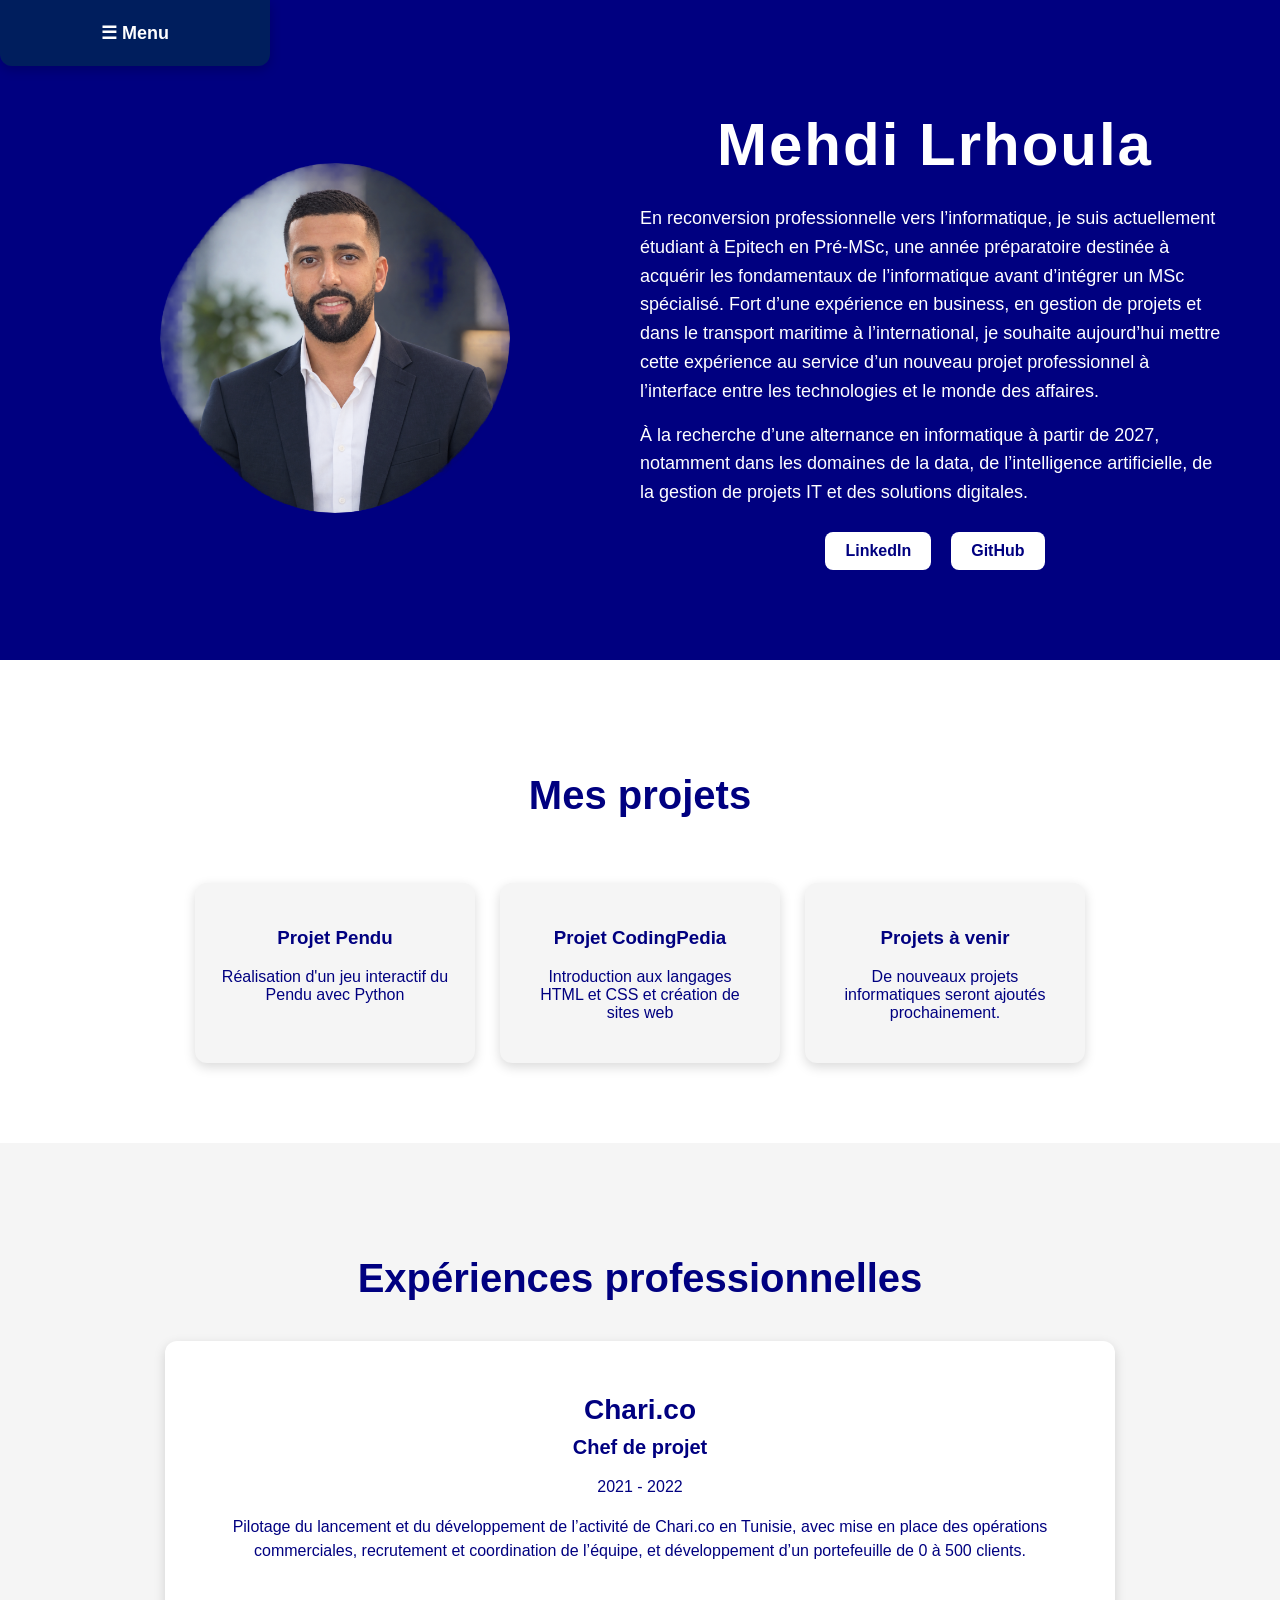
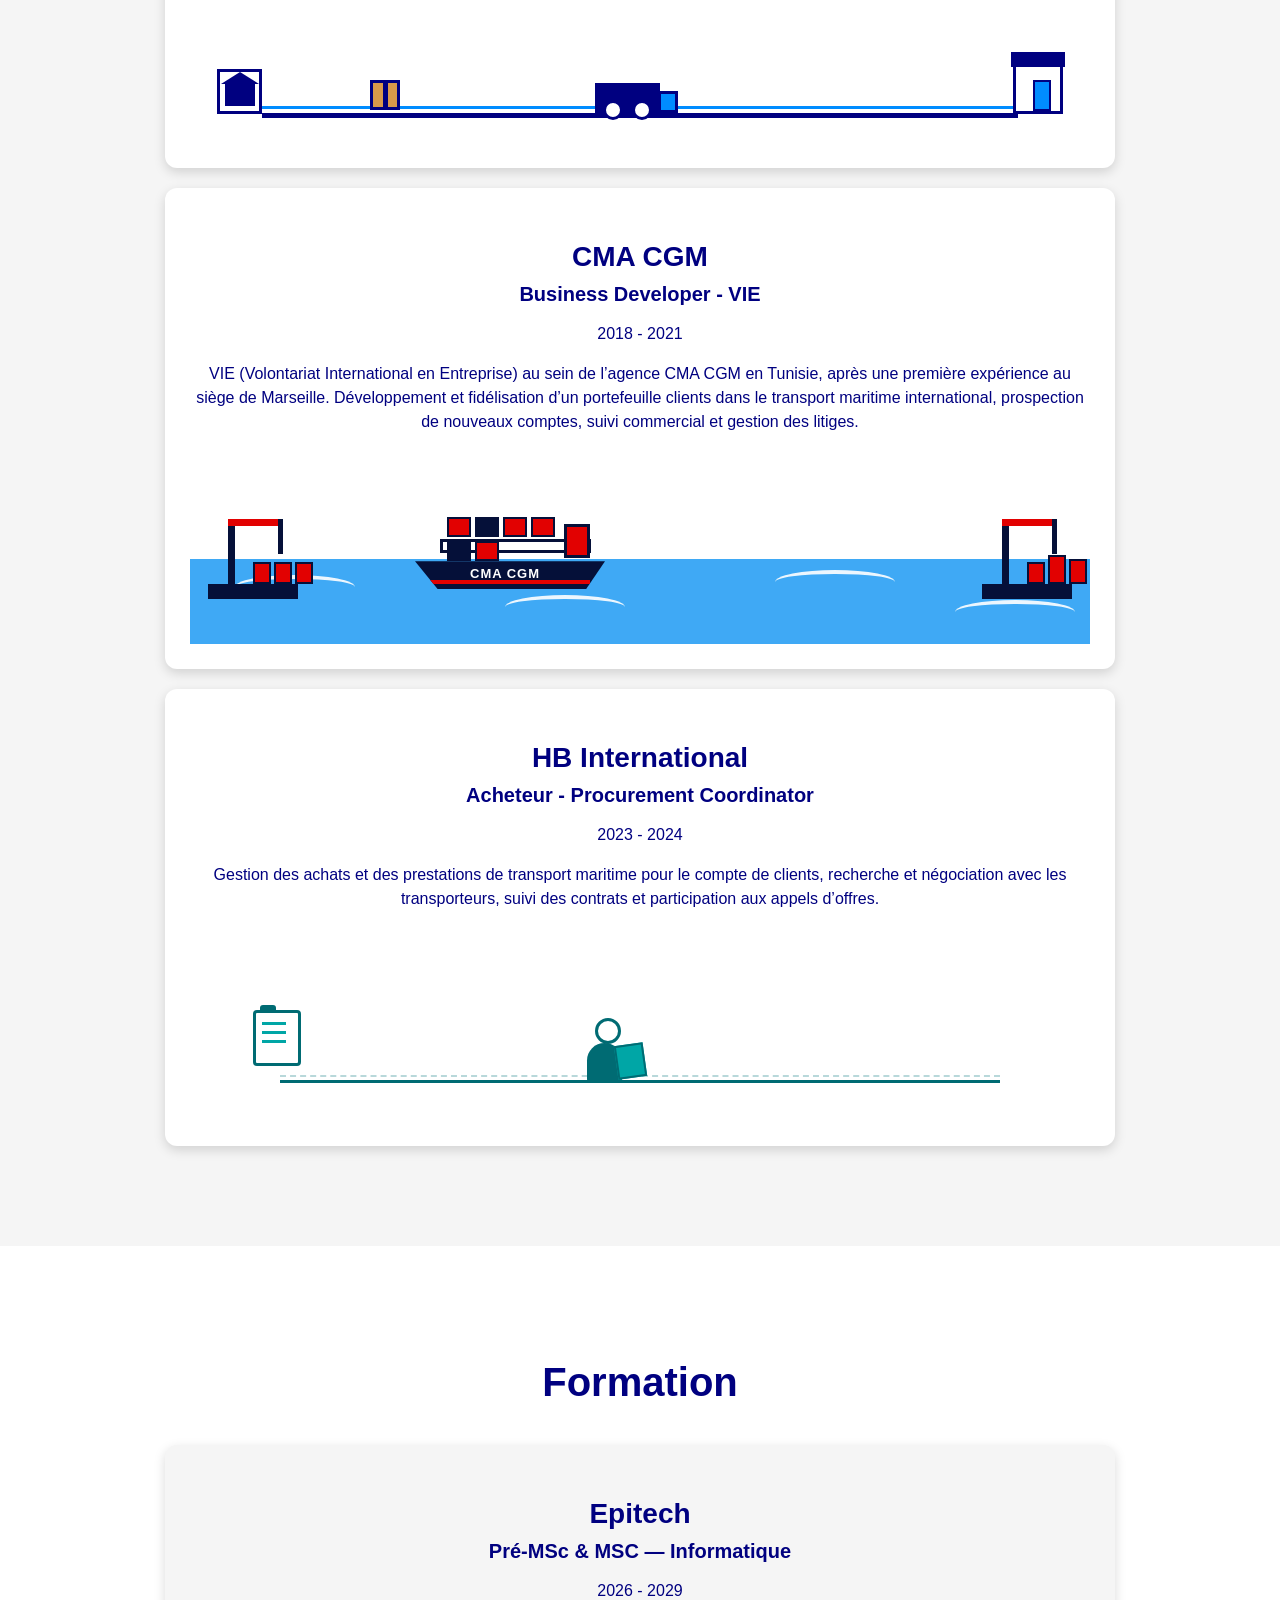
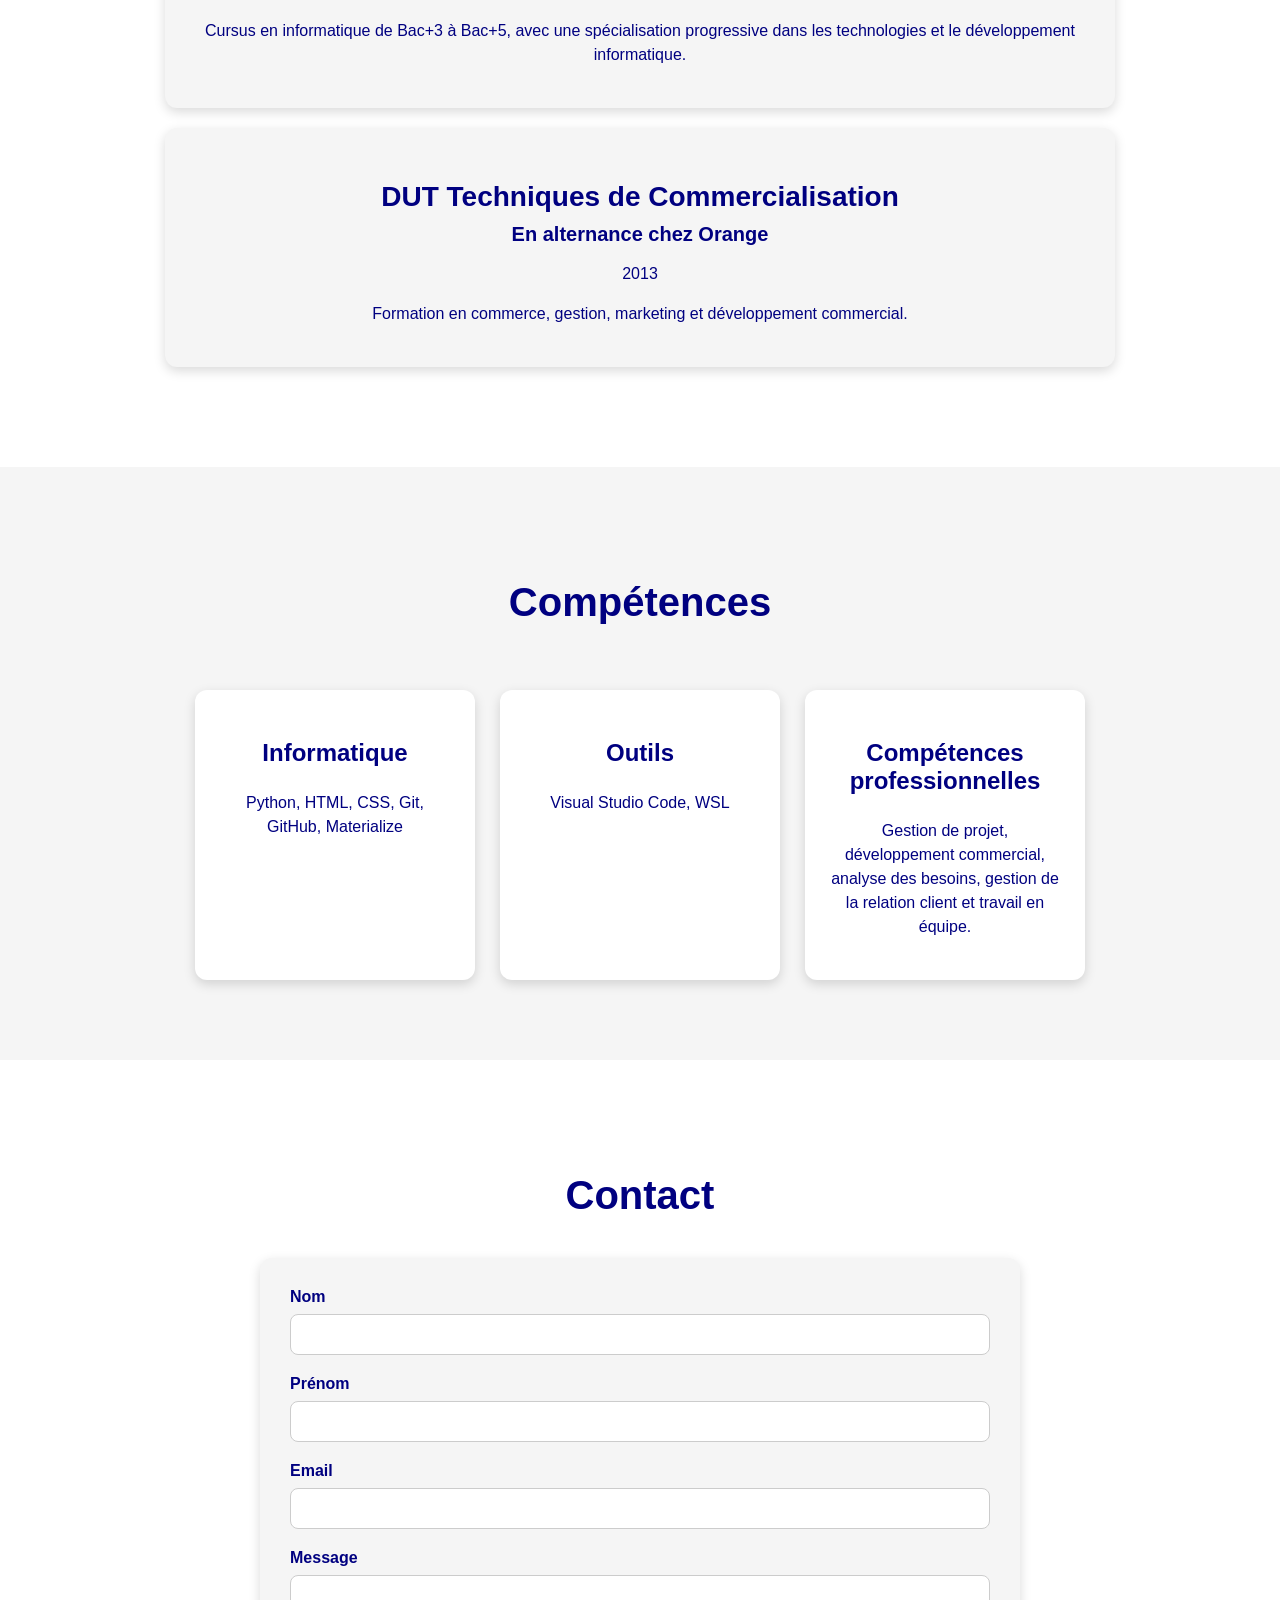
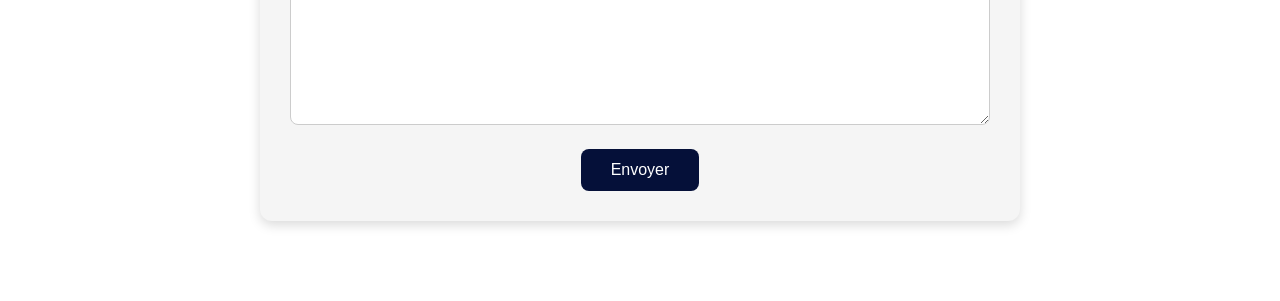
<file: index.html>
<!DOCTYPE html>
<html lang="fr-FR">

<head>
    <meta charset="UTF-8">
    <meta name="viewport" content="width=device-width, initial-scale=1.0">

    <title>Resume Mehdi Lrhoula</title>

    <link rel="stylesheet" href="format.css">
</head>

<body>

    <nav>
        <details>
            <summary>☰ Menu</summary>

            <a href="#presentation">Accueil</a>
            <a href="#projets">Mes projets</a>
            <a href="#experiences">Mes expériences</a>
            <a href="#formation">Ma formation</a>
            <a href="#competences">Mes compétences</a>
            <a href="#contact">Me contacter</a>
        </details>
    </nav>


    <!-- ========================= -->
    <!-- PRÉSENTATION -->
    <!-- ========================= -->

    <section id="presentation" class="presentation">

        <div class="presentation-flex">

            <div class="presentation-photo">

                <img
                    src="images/cv chat gpt.png"
                    alt="Photo de Mehdi Lrhoula"
                >

            </div>

            <div class="presentation-contenu">

                <h1>Mehdi Lrhoula</h1>

                <p>
                    En reconversion professionnelle vers l’informatique, je suis actuellement étudiant à Epitech en
                    Pré-MSc, une année préparatoire destinée à acquérir les fondamentaux de l’informatique avant
                    d’intégrer un MSc spécialisé. Fort d’une expérience en business, en gestion de projets et dans le
                    transport maritime à l’international, je souhaite aujourd’hui mettre cette expérience au service
                    d’un nouveau projet professionnel à l’interface entre les technologies et le monde des affaires.
                </p>

                <p>
                    À la recherche d’une alternance en informatique à partir de 2027, notamment dans les domaines de la
                    data, de l’intelligence artificielle, de la gestion de projets IT et des solutions digitales.
                </p>

                <div class="liens-profil">

                    <a
                        href="https://www.linkedin.com/in/mehdi-lrhoula-2734bb175/"
                        target="_blank"
                    >
                        LinkedIn
                    </a>

                    <a
                        href="https://github.com/Mehdilrhoula"
                        target="_blank"
                    >
                        GitHub
                    </a>

                </div>

            </div>

        </div>

    </section>


    <!-- ========================= -->
    <!-- PROJETS -->
    <!-- ========================= -->

    <section id="projets">

        <h2>Mes projets</h2>


        <!-- PROJET PENDU -->

        <article class="projet-pendu">

            <h3>Projet Pendu</h3>

            <p>
                Réalisation d'un jeu interactif du Pendu avec Python
            </p>

            <div class="pendu-animation">

                <div class="potence"></div>

                <div class="corde"></div>

                <div class="tete"></div>

                <div class="corps"></div>

                <div class="bras"></div>

                <div class="jambes"></div>

            </div>

        </article>


        <!-- CODINGPEDIA -->

        <article>

            <h3>Projet CodingPedia</h3>

            <p>
                Introduction aux langages HTML et CSS et création de sites web
            </p>

        </article>


        <!-- PROJETS À VENIR -->

        <article>

            <h3>Projets à venir</h3>

            <p>
                De nouveaux projets informatiques seront ajoutés prochainement.
            </p>

        </article>

    </section>


    <!-- ========================= -->
    <!-- EXPÉRIENCES -->
    <!-- ========================= -->

    <section id="experiences">

        <h2>Expériences professionnelles</h2>


        <!-- ========================= -->
        <!-- CHARI -->
        <!-- ========================= -->

        <article class="experience-chari">

            <h3>Chari.co</h3>

            <h4>Chef de projet</h4>

            <p>
                2021 - 2022
            </p>

            <p>
                Pilotage du lancement et du développement de l’activité de Chari.co en Tunisie, avec mise en place des
                opérations commerciales, recrutement et coordination de l’équipe, et développement d’un portefeuille de
                0 à 500 clients.
            </p>


            <div class="chari-animation">

                <div class="chari-fournisseur">

                    <div class="entrepot"></div>

                </div>


                <div class="chari-route"></div>


                <div class="chari-colis">

                    <div class="colis-ruban"></div>

                </div>


                <div class="chari-camion">

                    <div class="camion-cabine"></div>

                    <div class="camion-roue roue-1"></div>

                    <div class="camion-roue roue-2"></div>

                </div>


                <div class="chari-commerce commerce-1">

                    <div class="commerce-toit"></div>

                    <div class="commerce-porte"></div>

                </div>


                <div class="chari-commerce commerce-2">

                    <div class="commerce-toit"></div>

                    <div class="commerce-porte"></div>

                </div>


                <div class="chari-commerce commerce-3">

                    <div class="commerce-toit"></div>

                    <div class="commerce-porte"></div>

                </div>


                <div class="chari-commerce commerce-4">

                    <div class="commerce-toit"></div>

                    <div class="commerce-porte"></div>

                </div>


                <div class="chari-commerce commerce-5">

                    <div class="commerce-toit"></div>

                    <div class="commerce-porte"></div>

                </div>

            </div>

        </article>


        <!-- ========================= -->
        <!-- CMA CGM -->
        <!-- ========================= -->

        <article class="experience-cma">

            <h3>CMA CGM</h3>

            <h4>Business Developer - VIE</h4>

            <p>
                2018 - 2021
            </p>

            <p>
                VIE (Volontariat International en Entreprise) au sein de l’agence CMA CGM en Tunisie, après une première
                expérience au siège de Marseille. Développement et fidélisation d’un portefeuille clients dans le
                transport maritime international, prospection de nouveaux comptes, suivi commercial et gestion des
                litiges.
            </p>


            <div class="cma-animation">


                <!-- PORT DE DÉPART -->

                <div class="cma-port cma-port-depart">

                    <div class="cma-grue"></div>

                    <div class="cma-quai"></div>

                    <div class="cma-conteneurs">

                        <span></span>
                        <span></span>
                        <span></span>

                    </div>

                </div>


                <!-- MER -->

                <div class="cma-mer">

                    <div class="cma-vague vague-1"></div>

                    <div class="cma-vague vague-2"></div>

                    <div class="cma-vague vague-3"></div>

                    <div class="cma-vague vague-4"></div>

                </div>


                <!-- BATEAU -->

                <div class="cma-bateau">

                    <div class="cma-coque">

                        <span>CMA CGM</span>

                    </div>

                    <div class="cma-pont"></div>


                    <div class="cma-conteneurs-bateau">

                        <span></span>
                        <span></span>
                        <span></span>
                        <span></span>
                        <span></span>
                        <span></span>

                    </div>


                    <div class="cma-cheminee"></div>

                </div>


                <!-- PORT D'ARRIVÉE -->

                <div class="cma-port cma-port-arrivee">

                    <div class="cma-grue"></div>

                    <div class="cma-quai"></div>

                    <div class="cma-conteneurs">

                        <span></span>
                        <span></span>
                        <span></span>
                        <span></span>

                    </div>

                </div>


                <!-- CLIENTS -->

                <div class="cma-clients">

                    <div class="cma-client client-1"></div>

                    <div class="cma-client client-2"></div>

                    <div class="cma-client client-3"></div>

                </div>

            </div>

        </article>


        <!-- ========================= -->
        <!-- HB INTERNATIONAL -->
        <!-- ========================= -->

        <article class="experience-hbi">

            <h3>HB International</h3>

            <h4>Acheteur - Procurement Coordinator</h4>

            <p>
                2023 - 2024
            </p>

            <p>
                Gestion des achats et des prestations de transport maritime pour le compte de clients, recherche et
                négociation avec les transporteurs, suivi des contrats et participation aux appels d’offres.
            </p>


            <div class="hbi-animation">


                <!-- LIGNE PRINCIPALE -->

                <div class="hbi-ligne"></div>


                <!-- DOSSIER APPEL D'OFFRES -->

                <div class="hbi-dossier"></div>


                <!-- ACHETEUR HBI -->

                <div class="hbi-acheteur">

                    <div class="hbi-acheteur-tete"></div>

                    <div class="hbi-acheteur-corps"></div>

                    <div class="hbi-acheteur-dossier"></div>

                </div>


                <!-- TRANSPORTEURS -->

                <div class="hbi-transporteurs">


                    <!-- TRANSPORTEUR 1 -->

                    <div class="hbi-transporteur hbi-transporteur-1">

                        <div class="hbi-bateau-coque"></div>

                        <div class="hbi-bateau-pont"></div>

                        <div class="hbi-bateau-conteneur"></div>

                    </div>


                    <!-- TRANSPORTEUR 2 -->

                    <div class="hbi-transporteur hbi-transporteur-2">

                        <div class="hbi-bateau-coque"></div>

                        <div class="hbi-bateau-pont"></div>

                        <div class="hbi-bateau-conteneur"></div>

                    </div>


                    <!-- TRANSPORTEUR 3 -->

                    <div class="hbi-transporteur hbi-transporteur-3">

                        <div class="hbi-bateau-coque"></div>

                        <div class="hbi-bateau-pont"></div>

                        <div class="hbi-bateau-conteneur"></div>

                    </div>


                    <!-- OFFRE A -->

                    <div class="hbi-offre hbi-offre-1">
                        Offre A
                    </div>


                    <!-- OFFRE B -->

                    <div class="hbi-offre hbi-offre-2">
                        Offre B
                    </div>


                    <!-- OFFRE C -->

                    <div class="hbi-offre hbi-offre-3">
                        Offre C
                    </div>

                </div>


                <!-- OFFRE RETENUE -->

                <div class="hbi-selection">
                    ✓ RETENU
                </div>


                <!-- CONTENEUR FINAL -->

                <div class="hbi-conteneur-final"></div>

            </div>

        </article>

    </section>


    <!-- ========================= -->
    <!-- FORMATION -->
    <!-- ========================= -->

    <section id="formation">

        <h2>Formation</h2>


        <article>

            <h3>Epitech</h3>

            <h4>Pré-MSc & MSC — Informatique</h4>

            <p>
                2026 - 2029
            </p>

            <p>
                Cursus en informatique de Bac+3 à Bac+5, avec une spécialisation progressive dans les technologies et le
                développement informatique.
            </p>

        </article>


        <article>

            <h3>DUT Techniques de Commercialisation</h3>

            <h4>En alternance chez Orange</h4>

            <p>
                2013
            </p>

            <p>
                Formation en commerce, gestion, marketing et développement commercial.
            </p>

        </article>

    </section>


    <!-- ========================= -->
    <!-- COMPÉTENCES -->
    <!-- ========================= -->

    <section id="competences">

        <h2>Compétences</h2>


        <article>

            <h3>Informatique</h3>

            <p>
                Python, HTML, CSS, Git, GitHub, Materialize
            </p>

        </article>


        <article>

            <h3>Outils</h3>

            <p>
                Visual Studio Code, WSL
            </p>

        </article>


        <article>

            <h3>Compétences professionnelles</h3>

            <p>
                Gestion de projet, développement commercial, analyse des besoins, gestion de la relation client et
                travail en équipe.
            </p>

        </article>

    </section>


    <!-- ========================= -->
    <!-- CONTACT -->
    <!-- ========================= -->

    <section id="contact">

        <h2>Contact</h2>


        <form>

            <label for="nom">
                Nom
            </label>

            <input
                type="text"
                id="nom"
                name="nom"
                required
            >


            <label for="prenom">
                Prénom
            </label>

            <input
                type="text"
                id="prenom"
                name="prenom"
                required
            >


            <label for="email">
                Email
            </label>

            <input
                type="email"
                id="email"
                name="email"
                required
            >


            <label for="message">
                Message
            </label>

            <textarea
                id="message"
                name="message"
            ></textarea>


            <button type="submit">
                Envoyer
            </button>

        </form>

    </section>

</body>

</html>
</file>
<file: format.css>
/* ========================= */
/* MENU */
/* ========================= */

nav {
    background-color: rgba(0, 32, 91, 0.95);
    padding: 10px;
    text-align: center;
    position: fixed;
    top: 0;
    left: 0;
    z-index: 1000;
    width: 250px;
    border-radius: 0 0 12px 12px;
    box-shadow: 0 4px 12px rgba(0, 0, 0, 0.2);
}

nav a {
    display: block;
    padding: 12px 15px;
    color: white;
    text-decoration: none;
    transition: background-color 0.3s ease, transform 0.3s ease;
    white-space: normal;
}

nav a:hover {
    background-color: rgba(255, 255, 255, 0.2);
    transform: translateX(5px);
}

nav summary {
    cursor: pointer;
    padding: 12px 15px;
    font-weight: bold;
    color: white;
    font-size: 18px;
    transition: background-color 0.3s ease;
    list-style: none;
}

nav summary::-webkit-details-marker {
    display: none;
}

nav summary:hover {
    background-color: rgba(255, 255, 255, 0.2);
}


/* ========================= */
/* GÉNÉRAL */
/* ========================= */

html {
    scroll-behavior: smooth;
}

body {
    font-family: Arial, Helvetica, sans-serif;
    background-color: white;
    color: navy;
    margin: 0;
}

section {
    animation: apparition-scroll linear both;
    animation-timeline: view();
    animation-range: entry 0% cover 30%;
}

@keyframes apparition-scroll {

    from {
        opacity: 0;
        transform: translateY(50px);
    }

    to {
        opacity: 1;
        transform: translateY(0);
    }

}


/* ========================= */
/* PRÉSENTATION */
/* ========================= */

.presentation {
    background-color: navy;
    color: white;
    padding: 80px 20px 60px;
}

.presentation-contenu {
    margin: 20px auto;
    max-width: 1000px;
    padding: 10px;
    flex: 1;
}

.presentation h1 {
    font-size: 60px;
    text-align: center;
    margin-top: 0;
    margin-bottom: 25px;
    font-weight: bold;
    letter-spacing: 2px;
}

.presentation p {
    font-size: 18px;
    line-height: 1.6;
    max-width: 700px;
    margin: 15px auto;
}

.presentation-flex {
    display: flex;
    align-items: center;
    max-width: 1200px;
    margin: auto;
}

.presentation-photo {
    flex: 1;
    text-align: center;
}

.presentation-photo img {
    width: 100%;
    max-width: 350px;
    border-radius: 50%;
    transition: transform 0.5s ease, box-shadow 0.5s ease;
}

.presentation-photo img:hover {
    transform: scale(1.05) rotate(2deg);
    box-shadow: 0 10px 30px rgba(255, 255, 255, 0.25);
}

.liens-profil {
    display: flex;
    justify-content: center;
    gap: 20px;
    margin-top: 25px;
}

.liens-profil a {
    display: inline-block;
    padding: 10px 20px;
    background-color: white;
    color: navy;
    text-decoration: none;
    border-radius: 8px;
    font-weight: bold;
    transition: transform 0.3s ease, background-color 0.3s ease, color 0.3s ease;
}

.liens-profil a:hover {
    transform: scale(1.08);
    background-color: #008cff;
    color: white;
}


/* ========================= */
/* PROJETS */
/* ========================= */

#projets {
    background-color: white;
    text-align: center;
    display: flex;
    flex-wrap: wrap;
    justify-content: center;
    align-items: flex-start;
    gap: 25px;
    padding: 80px 20px;
}

#projets h2 {
    font-size: 40px;
    margin-bottom: 40px;
    width: 100%;
}

#projets article {
    background-color: #f5f5f5;
    padding: 25px;
    border-radius: 12px;
    box-shadow: 0 4px 12px rgba(0, 0, 0, 0.15);
    width: 280px;
    box-sizing: border-box;
    transition: transform 0.3s ease, box-shadow 0.3s ease;
}

#projets article:hover {
    transform: scale(1.05) translateY(-5px);
    box-shadow: 0 12px 25px rgba(0, 0, 0, 0.2);
}


/* ========================= */
/* PENDU */
/* ========================= */

.projet-pendu {
    position: relative;
    overflow: hidden;
    height: 180px;
    box-sizing: border-box;
    transition: height 0.5s ease, transform 0.3s ease, box-shadow 0.3s ease;
}

.projet-pendu:hover {
    height: 390px;
}

.pendu-animation {
    position: absolute;
    bottom: 20px;
    left: 50%;
    width: 150px;
    height: 180px;
    transform: translateX(-50%);
    opacity: 0;
    visibility: hidden;
    z-index: 10;
}

.projet-pendu:hover .pendu-animation {
    opacity: 1;
    visibility: visible;
}

.potence {
    position: absolute;
    width: 100px;
    height: 8px;
    background-color: navy;
    top: 10px;
    left: 25px;
    opacity: 0;
}

.potence::before {
    content: "";
    position: absolute;
    width: 8px;
    height: 150px;
    background-color: navy;
    left: 0;
    top: 0;
}

.corde {
    position: absolute;
    width: 4px;
    height: 35px;
    background-color: navy;
    top: 18px;
    left: 121px;
    opacity: 0;
}

.tete {
    position: absolute;
    width: 30px;
    height: 30px;
    border: 4px solid navy;
    border-radius: 50%;
    top: 48px;
    left: 106px;
    opacity: 0;
}

.corps {
    position: absolute;
    width: 4px;
    height: 55px;
    background-color: navy;
    top: 82px;
    left: 121px;
    opacity: 0;
}

.bras {
    position: absolute;
    width: 55px;
    height: 4px;
    background-color: navy;
    top: 95px;
    left: 95px;
    opacity: 0;
}

.jambes {
    position: absolute;
    width: 55px;
    height: 4px;
    background-color: navy;
    top: 135px;
    left: 95px;
    transform: rotate(90deg);
    opacity: 0;
}

.projet-pendu:hover .potence {
    animation: apparition 0.4s ease 0s both;
}

.projet-pendu:hover .corde {
    animation: apparition 0.4s ease 0.4s both;
}

.projet-pendu:hover .tete {
    animation: apparition 0.4s ease 0.8s both;
}

.projet-pendu:hover .corps {
    animation: apparition 0.4s ease 1.2s both;
}

.projet-pendu:hover .bras {
    animation: apparition 0.4s ease 1.6s both;
}

.projet-pendu:hover .jambes {
    animation: apparition 0.4s ease 2s both;
}

@keyframes apparition {

    from {
        opacity: 0;
    }

    to {
        opacity: 1;
    }

}


/* ========================= */
/* EXPÉRIENCES */
/* ========================= */

#experiences {
    background-color: #f5f5f5;
    text-align: center;
    padding: 80px 20px;
}

#experiences h2 {
    font-size: 40px;
    margin-bottom: 40px;
}

#experiences article {
    background-color: white;
    padding: 25px;
    margin: 20px auto;
    max-width: 900px;
    border-radius: 12px;
    box-shadow: 0 4px 12px rgba(0, 0, 0, 0.15);
    transition: transform 0.3s ease, box-shadow 0.3s ease;
}

#experiences article:hover {
    transform: translateY(-8px);
    box-shadow: 0 12px 25px rgba(0, 0, 0, 0.2);
}

#experiences article h3 {
    font-size: 28px;
    margin-bottom: 10px;
}

#experiences article h4 {
    font-size: 20px;
    margin: 10px 0;
}

#experiences article p {
    line-height: 1.5;
}


/* ========================= */
/* CHARI.CO */
/* ========================= */

.experience-chari {
    position: relative;
    overflow: hidden;

    view-timeline-name: --chari-scroll;
    view-timeline-axis: block;
}

.chari-animation {
    position: relative;
    height: 150px;
    margin-top: 30px;
    overflow: hidden;
}

.chari-route {
    position: absolute;
    left: 8%;
    right: 8%;
    bottom: 25px;
    height: 5px;
    background-color: navy;
}

.chari-route::after {
    content: "";
    position: absolute;
    left: 0;
    right: 0;
    top: -7px;
    height: 3px;
    background-color: #008cff;
}

.chari-fournisseur {
    position: absolute;
    left: 3%;
    bottom: 29px;
    width: 45px;
    height: 45px;
    border: 3px solid navy;
    background-color: white;
    box-sizing: border-box;
}

.entrepot {
    position: absolute;
    width: 30px;
    height: 22px;
    left: 5px;
    bottom: 5px;
    background-color: navy;
}

.entrepot::before {
    content: "";
    position: absolute;
    left: -4px;
    top: -12px;
    width: 0;
    height: 0;
    border-left: 19px solid transparent;
    border-right: 19px solid transparent;
    border-bottom: 12px solid navy;
}

.chari-colis {
    position: absolute;
    left: 20%;
    bottom: 33px;
    width: 30px;
    height: 30px;
    background-color: #d99a4a;
    border: 3px solid navy;
    box-sizing: border-box;

    animation:
        chari-colis-position linear both,
        chari-colis-opacity linear both;

    animation-timeline: --chari-scroll;

    animation-range:
        entry 0% exit 55%,
        entry 0% exit 60%;
}

.colis-ruban {
    position: absolute;
    left: 10px;
    top: 0;
    width: 5px;
    height: 100%;
    background-color: navy;
}

.chari-camion {
    position: absolute;
    left: 45%;
    bottom: 30px;
    width: 65px;
    height: 30px;
    background-color: navy;

    animation: chari-camion-scroll linear both;
    animation-timeline: --chari-scroll;
    animation-range: entry 25% exit 80%;
}

.camion-cabine {
    position: absolute;
    right: -18px;
    bottom: 0;
    width: 20px;
    height: 22px;
    background-color: #008cff;
    border: 3px solid navy;
    box-sizing: border-box;
}

.camion-roue {
    position: absolute;
    bottom: -7px;
    width: 14px;
    height: 14px;
    background-color: white;
    border: 3px solid navy;
    border-radius: 50%;
}

.roue-1 {
    left: 8px;
}

.roue-2 {
    right: 8px;
}

.chari-commerce {
    position: absolute;
    width: 50px;
    height: 50px;
    border: 3px solid navy;
    background-color: white;
    box-sizing: border-box;
    opacity: 0;
}

.commerce-1 {
    right: 3%;
    bottom: 29px;
    opacity: 1;
}

.commerce-2 {
    right: 18%;
    bottom: 29px;

    animation: commerce-apparition linear both;
    animation-timeline: --chari-scroll;
    animation-range: entry 35% exit 65%;
}

.commerce-3 {
    right: 31%;
    bottom: 29px;

    animation: commerce-apparition linear both;
    animation-timeline: --chari-scroll;
    animation-range: entry 45% exit 75%;
}

.commerce-4 {
    right: 43%;
    bottom: 29px;

    animation: commerce-apparition linear both;
    animation-timeline: --chari-scroll;
    animation-range: entry 55% exit 85%;
}

.commerce-5 {
    right: 55%;
    bottom: 29px;

    animation: commerce-apparition linear both;
    animation-timeline: --chari-scroll;
    animation-range: entry 65% exit 95%;
}

.commerce-toit {
    position: absolute;
    top: -15px;
    left: -5px;
    width: 54px;
    height: 15px;
    background-color: navy;
}

.commerce-porte {
    position: absolute;
    bottom: 0;
    left: 17px;
    width: 14px;
    height: 27px;
    background-color: #008cff;
    border: 2px solid navy;
}

@keyframes commerce-apparition {

    from {
        opacity: 0;
        transform: translateY(10px) scale(0.6);
    }

    to {
        opacity: 1;
        transform: translateY(0) scale(1);
    }

}

@keyframes chari-colis-position {

    from {
        left: 20%;
    }

    to {
        left: 45%;
    }

}

@keyframes chari-colis-opacity {

    0% {
        opacity: 1;
    }

    75% {
        opacity: 1;
    }

    100% {
        opacity: 0;
    }

}

@keyframes chari-camion-scroll {

    from {
        left: 45%;
    }

    to {
        left: 82%;
    }

}


/* ========================= */
/* CMA CGM */
/* ========================= */

.experience-cma {
    position: relative;
    overflow: hidden;

    view-timeline-name: --cma-scroll;
    view-timeline-axis: block;
}

.cma-animation {
    position: relative;
    height: 180px;
    margin-top: 30px;
    overflow: hidden;
    background-color: #ffffff;
}

.cma-mer {
    position: absolute;
    left: 0;
    right: 0;
    bottom: 0;
    height: 85px;
    background-color: #3FA9F5;
    overflow: hidden;
}

.cma-vague {
    position: absolute;
    width: 120px;
    height: 20px;
    border-top: 4px solid #ffffff;
    border-radius: 50%;
    opacity: 0.9;
    animation: vagues 3s linear infinite;
}

.vague-1 {
    left: 5%;
    bottom: 45px;
}

.vague-2 {
    left: 35%;
    bottom: 25px;
}

.vague-3 {
    left: 65%;
    bottom: 50px;
}

.vague-4 {
    left: 85%;
    bottom: 20px;
}

.cma-port {
    position: absolute;
    bottom: 45px;
    width: 90px;
    height: 75px;
    z-index: 5;
}

.cma-port-depart {
    left: 2%;
}

.cma-port-arrivee {
    right: 2%;
}

.cma-quai {
    position: absolute;
    bottom: 0;
    width: 90px;
    height: 15px;
    background-color: #051039;
}

.cma-grue {
    position: absolute;
    left: 20px;
    bottom: 15px;
    width: 7px;
    height: 65px;
    background-color: #051039;
}

.cma-grue::before {
    content: "";
    position: absolute;
    left: 0;
    top: 0;
    width: 55px;
    height: 7px;
    background-color: #E20101;
}

.cma-grue::after {
    content: "";
    position: absolute;
    left: 50px;
    top: 0;
    width: 5px;
    height: 35px;
    background-color: #051039;
}

.cma-conteneurs {
    position: absolute;
    bottom: 15px;
    left: 45px;
    display: flex;
    gap: 3px;
    align-items: flex-end;
}

.cma-conteneurs span {
    display: block;
    width: 14px;
    height: 18px;
    background-color: #E20101;
    border: 2px solid #051039;
}

.cma-port-arrivee .cma-conteneurs span:nth-child(2) {
    height: 25px;
}

.cma-port-arrivee .cma-conteneurs span:nth-child(3) {
    height: 21px;
}

.cma-port-arrivee .cma-conteneurs span:nth-child(4) {
    height: 28px;
}

.cma-bateau {
    position: absolute;
    left: 25%;
    bottom: 55px;
    width: 190px;
    height: 75px;
    z-index: 10;

    animation: bateau-voyage linear both;
    animation-timeline: --cma-scroll;
    animation-range: entry 15% exit 85%;
}

.cma-coque {
    position: absolute;
    bottom: 0;
    left: 0;
    width: 190px;
    height: 28px;
    background-color: #051039;

    clip-path: polygon(
        0 0,
        100% 0,
        90% 100%,
        12% 100%
    );
}

.cma-coque span {
    position: absolute;
    left: 55px;
    top: 5px;
    color: #ffffff;
    font-size: 13px;
    font-weight: bold;
    letter-spacing: 1px;
    white-space: nowrap;
}

.cma-coque::before {
    content: "";
    position: absolute;
    left: 15px;
    right: 15px;
    bottom: 5px;
    height: 4px;
    background-color: #E20101;
}

.cma-pont {
    position: absolute;
    left: 25px;
    top: 25px;
    width: 145px;
    height: 8px;
    background-color: #ffffff;
    border: 3px solid #051039;
}

.cma-conteneurs-bateau {
    position: absolute;
    left: 32px;
    top: 3px;
    display: flex;
    gap: 4px;
    flex-wrap: wrap;
    width: 125px;
}

.cma-conteneurs-bateau span {
    display: block;
    width: 20px;
    height: 16px;
    background-color: #E20101;
    border: 2px solid #051039;
}

.cma-conteneurs-bateau span:nth-child(2),
.cma-conteneurs-bateau span:nth-child(5) {
    background-color: #051039;
}

.cma-cheminee {
    position: absolute;
    right: 15px;
    top: 10px;
    width: 20px;
    height: 28px;
    background-color: #E20101;
    border: 3px solid #051039;
}

.cma-clients {
    position: absolute;
    right: 12%;
    bottom: 45px;
    width: 100px;
    height: 55px;
}

.cma-client {
    position: absolute;
    width: 28px;
    height: 28px;
    background-color: #ffffff;
    border: 3px solid #051039;
    opacity: 0;
}

.client-1 {
    left: 0;
    bottom: 0;

    animation: client-cma-apparition linear both;
    animation-timeline: --cma-scroll;
    animation-range: entry 65% exit 85%;
}

.client-2 {
    left: 35px;
    bottom: 15px;

    animation: client-cma-apparition linear both;
    animation-timeline: --cma-scroll;
    animation-range: entry 70% exit 90%;
}

.client-3 {
    left: 70px;
    bottom: 0;

    animation: client-cma-apparition linear both;
    animation-timeline: --cma-scroll;
    animation-range: entry 75% exit 95%;
}

@keyframes bateau-voyage {

    from {
        left: 25%;
        transform: translateY(0);
    }

    20% {
        left: 30%;
        transform: translateY(-3px);
    }

    50% {
        left: 50%;
        transform: translateY(2px);
    }

    80% {
        left: 68%;
        transform: translateY(-3px);
    }

    to {
        left: 76%;
        transform: translateY(0);
    }

}

@keyframes client-cma-apparition {

    from {
        opacity: 0;
        transform: translateY(10px) scale(0.5);
    }

    to {
        opacity: 1;
        transform: translateY(0) scale(1);
    }

}

@keyframes vagues {

    from {
        transform: translateX(-20px);
    }

    to {
        transform: translateX(80px);
    }

}


/* ========================= */
/* HBI INTERNATIONAL */
/* ========================= */

.experience-hbi {
    position: relative;
    overflow: hidden;

    view-timeline-name: --hbi-scroll;
    view-timeline-axis: block;
}

.hbi-animation {
    position: relative;
    height: 180px;
    margin-top: 30px;
    overflow: hidden;
    background-color: #ffffff;
}


/* ========================= */
/* LIGNE PRINCIPALE */
/* ========================= */

.hbi-ligne {
    position: absolute;
    left: 10%;
    right: 10%;
    bottom: 38px;
    height: 3px;
    background-color: #006B73;
}

.hbi-ligne::before {
    content: "";
    position: absolute;
    left: 0;
    right: 0;
    top: -5px;
    border-top: 2px dashed #B8D8DA;
}


/* ========================= */
/* DOSSIER APPEL D'OFFRES */
/* ========================= */

.hbi-dossier {
    position: absolute;
    left: 7%;
    bottom: 55px;
    width: 42px;
    height: 50px;

    background-color: #ffffff;
    border: 3px solid #006B73;
    border-radius: 4px;

    z-index: 5;

    animation: hbi-dossier-scroll linear both;
    animation-timeline: --hbi-scroll;
    animation-range: entry 0% exit 35%;
}

.hbi-dossier::before {
    content: "";
    position: absolute;
    left: 6px;
    top: 9px;
    width: 24px;
    height: 3px;
    background-color: #00A6A6;
    box-shadow:
        0 9px 0 #00A6A6,
        0 18px 0 #00A6A6;
}

.hbi-dossier::after {
    content: "";
    position: absolute;
    top: -8px;
    left: 4px;
    width: 16px;
    height: 8px;
    background-color: #006B73;
    border-radius: 3px 3px 0 0;
}


/* ========================= */
/* ACHETEUR HBI */
/* ========================= */

.hbi-acheteur {
    position: absolute;
    left: 43%;
    bottom: 38px;
    width: 55px;
    height: 65px;

    z-index: 8;

    animation: hbi-acheteur-apparition linear both;
    animation-timeline: --hbi-scroll;
    animation-range: entry 15% exit 45%;
}

.hbi-acheteur-tete {
    position: absolute;
    top: 0;
    left: 18px;

    width: 20px;
    height: 20px;

    background-color: #ffffff;
    border: 3px solid #006B73;
    border-radius: 50%;
}

.hbi-acheteur-corps {
    position: absolute;
    bottom: 0;
    left: 10px;

    width: 35px;
    height: 40px;

    background-color: #006B73;

    border-radius: 18px 18px 4px 4px;
}

.hbi-acheteur-dossier {
    position: absolute;
    right: -13px;
    bottom: 5px;

    width: 25px;
    height: 30px;

    background-color: #00A6A6;

    border: 2px solid #006B73;

    transform: rotate(-8deg);
}


/* ========================= */
/* TRANSPORTEURS */
/* ========================= */

.hbi-transporteurs {
    position: absolute;
    left: 62%;
    right: 7%;
    bottom: 38px;

    height: 95px;
}


/* ========================= */
/* PETITS BATEAUX */
/* ========================= */

.hbi-transporteur {
    position: absolute;

    width: 55px;
    height: 40px;

    opacity: 0;

    animation: hbi-transporteur-apparition linear both;
    animation-timeline: --hbi-scroll;
}

.hbi-transporteur-1 {
    left: 0;
    bottom: 0;

    animation-range: entry 30% exit 55%;
}

.hbi-transporteur-2 {
    left: 40%;
    bottom: 20px;

    animation-range: entry 40% exit 65%;
}

.hbi-transporteur-3 {
    right: 0;
    bottom: 0;

    animation-range: entry 50% exit 75%;
}

.hbi-bateau-coque {
    position: absolute;
    bottom: 0;
    left: 0;

    width: 55px;
    height: 18px;

    background-color: #006B73;

    clip-path: polygon(
        0 0,
        100% 0,
        85% 100%,
        15% 100%
    );
}

.hbi-bateau-pont {
    position: absolute;
    left: 13px;
    bottom: 18px;

    width: 28px;
    height: 13px;

    background-color: #00A6A6;

    border: 2px solid #006B73;
}

.hbi-bateau-conteneur {
    position: absolute;
    left: 18px;
    bottom: 31px;

    width: 18px;
    height: 10px;

    background-color: #F2C94C;

    border: 2px solid #006B73;
}


/* ========================= */
/* OFFRES */
/* ========================= */

.hbi-offre {
    position: absolute;

    width: 45px;
    height: 22px;

    background-color: #ffffff;

    border: 2px solid #006B73;

    border-radius: 5px;

    text-align: center;

    font-size: 10px;
    font-weight: bold;

    color: #006B73;

    opacity: 0;

    z-index: 10;
}

.hbi-offre-1 {
    left: 0;
    bottom: 48px;

    animation: hbi-offre-apparition linear both;
    animation-timeline: --hbi-scroll;
    animation-range: entry 40% exit 60%;
}

.hbi-offre-2 {
    left: 40%;
    bottom: 68px;

    animation: hbi-offre-apparition linear both;
    animation-timeline: --hbi-scroll;
    animation-range: entry 50% exit 70%;
}

.hbi-offre-3 {
    right: 0;
    bottom: 48px;

    animation: hbi-offre-apparition linear both;
    animation-timeline: --hbi-scroll;
    animation-range: entry 60% exit 80%;
}


/* ========================= */
/* OFFRE RETENUE */
/* ========================= */

.hbi-selection {
    position: absolute;

    right: 6%;
    bottom: 82px;

    width: 65px;
    height: 30px;

    background-color: #E8F7F7;

    border: 3px solid #00A6A6;

    border-radius: 6px;

    color: #006B73;

    font-size: 10px;
    font-weight: bold;

    display: flex;
    align-items: center;
    justify-content: center;

    opacity: 0;

    z-index: 15;

    animation: hbi-selection-apparition linear both;
    animation-timeline: --hbi-scroll;
    animation-range: entry 65% exit 90%;
}


/* ========================= */
/* CONTENEUR FINAL */
/* ========================= */

.hbi-conteneur-final {
    position: absolute;

    right: 3%;
    bottom: 35px;

    width: 35px;
    height: 35px;

    background-color: #00A6A6;

    border: 3px solid #006B73;

    opacity: 0;

    z-index: 10;

    animation: hbi-conteneur-apparition linear both;
    animation-timeline: --hbi-scroll;
    animation-range: entry 75% exit 100%;
}

.hbi-conteneur-final::before {
    content: "";

    position: absolute;

    left: 8px;
    top: 8px;

    width: 13px;
    height: 13px;

    border: 3px solid #ffffff;
}


/* ========================= */
/* ANIMATIONS HBI */
/* ========================= */

@keyframes hbi-dossier-scroll {

    from {
        left: 7%;
        opacity: 1;
    }

    to {
        left: 40%;
        opacity: 0;
    }

}

@keyframes hbi-acheteur-apparition {

    from {
        opacity: 0;
        transform: translateY(15px) scale(0.7);
    }

    to {
        opacity: 1;
        transform: translateY(0) scale(1);
    }

}

@keyframes hbi-transporteur-apparition {

    from {
        opacity: 0;
        transform: translateY(15px) scale(0.6);
    }

    to {
        opacity: 1;
        transform: translateY(0) scale(1);
    }

}

@keyframes hbi-offre-apparition {

    from {
        opacity: 0;
        transform: translateY(8px);
    }

    to {
        opacity: 1;
        transform: translateY(0);
    }

}

@keyframes hbi-selection-apparition {

    from {
        opacity: 0;
        transform: scale(0.7);
    }

    to {
        opacity: 1;
        transform: scale(1);
    }

}

@keyframes hbi-conteneur-apparition {

    from {
        opacity: 0;
        transform: translateX(-20px);
    }

    to {
        opacity: 1;
        transform: translateX(0);
    }

}


/* ========================= */
/* FORMATION */
/* ========================= */

#formation {
    background-color: white;
    text-align: center;
    padding: 80px 20px;
}

#formation h2 {
    font-size: 40px;
    margin-bottom: 40px;
}

#formation article {
    background-color: #f5f5f5;
    padding: 25px;
    margin: 20px auto;
    max-width: 900px;
    border-radius: 12px;
    box-shadow: 0 4px 12px rgba(0, 0, 0, 0.15);
    transition: transform 0.3s ease, box-shadow 0.3s ease;
}

#formation article:hover {
    transform: translateY(-8px);
    box-shadow: 0 12px 25px rgba(0, 0, 0, 0.2);
}

#formation article h3 {
    font-size: 28px;
    margin-bottom: 10px;
}

#formation article h4 {
    font-size: 20px;
    margin: 10px 0;
}

#formation article p {
    line-height: 1.5;
}


/* ========================= */
/* COMPÉTENCES */
/* ========================= */

#competences {
    background-color: #f5f5f5;
    text-align: center;
    display: flex;
    flex-wrap: wrap;
    justify-content: center;
    gap: 25px;
    padding: 80px 20px;
}

#competences h2 {
    font-size: 40px;
    margin-bottom: 40px;
    width: 100%;
}

#competences article {
    background-color: white;
    padding: 25px;
    border-radius: 12px;
    box-shadow: 0 4px 12px rgba(0, 0, 0, 0.15);
    width: 280px;
    box-sizing: border-box;
    transition: transform 0.3s ease, box-shadow 0.3s ease;
}

#competences article:hover {
    transform: scale(1.05) translateY(-5px);
    box-shadow: 0 12px 25px rgba(0, 0, 0, 0.2);
}

#competences article h3 {
    font-size: 24px;
}

#competences article p {
    line-height: 1.5;
}


/* ========================= */
/* CONTACT */
/* ========================= */

#contact {
    background-color: white;
    text-align: center;
    padding: 80px 20px;
}

#contact h2 {
    font-size: 40px;
    margin-bottom: 40px;
}

#contact form {
    background-color: #f5f5f5;
    max-width: 700px;
    margin: 0 auto;
    padding: 30px;
    border-radius: 12px;
    box-shadow: 0 4px 12px rgba(0, 0, 0, 0.15);
}

#contact label {
    display: block;
    text-align: left;
    margin-bottom: 8px;
    font-weight: bold;
}

#contact input,
#contact textarea {
    width: 100%;
    padding: 12px;
    margin-bottom: 20px;
    box-sizing: border-box;
    border: 1px solid #ccc;
    border-radius: 8px;
    font-family: Arial, Helvetica, sans-serif;
    transition: border-color 0.3s ease, box-shadow 0.3s ease;
}

#contact input:focus,
#contact textarea:focus {
    outline: none;
    border-color: #051039;
    box-shadow: 0 0 8px rgba(5, 16, 57, 0.2);
}

#contact textarea {
    min-height: 150px;
    resize: vertical;
}

#contact button {
    padding: 12px 30px;
    background-color: #051039;
    color: white;
    border: none;
    border-radius: 8px;
    cursor: pointer;
    font-size: 16px;
    transition: transform 0.3s ease, background-color 0.3s ease;
}

#contact button:hover {
    transform: scale(1.05);
    background-color: #E20101;
}


/* ========================= */
/* TABLET */
/* ========================= */

@media (max-width: 768px) {

    nav {
        width: 180px;
    }

    .presentation {
        padding: 70px 15px 40px;
    }

    .presentation h1 {
        font-size: 42px;
    }

    .presentation p {
        font-size: 16px;
    }

    .presentation-flex {
        flex-direction: column;
        align-items: center;
    }

    .presentation-photo img {
        max-width: 250px;
    }

    section h2 {
        font-size: 32px;
    }

    #projets article {
        width: 100%;
        max-width: 400px;
        box-sizing: border-box;
    }

    #competences article {
        width: 100%;
        max-width: 400px;
        box-sizing: border-box;
    }

    #experiences article {
        width: 100%;
        box-sizing: border-box;
    }

    #formation article {
        width: 100%;
        box-sizing: border-box;
    }

    #contact form {
        width: 100%;
        box-sizing: border-box;
    }


    /* PENDU */

    .projet-pendu {
        height: 170px;
    }

    .projet-pendu:hover {
        height: 340px;
    }

    .pendu-animation {
        position: absolute;
        bottom: 15px;
        top: auto;
        left: 50%;
        width: 150px;
        height: 180px;
        transform: translateX(-50%) scale(0.8);
        transform-origin: bottom center;
        margin: 0;
    }


    /* CHARI */

    .chari-animation {
        height: 115px;
    }

    .chari-fournisseur {
        transform: scale(0.8);
        transform-origin: bottom left;
    }

    .chari-commerce {
        transform: scale(0.75);
        transform-origin: bottom right;
    }

    .chari-camion {
        transform: scale(0.8);
        transform-origin: bottom left;
    }

    .chari-colis {
        transform: scale(0.8);
        transform-origin: bottom left;
    }


    /* CMA */

    .cma-animation {
        height: 150px;
    }

    .cma-bateau {
        transform: scale(0.75);
        transform-origin: bottom left;
    }

    .cma-port {
        transform: scale(0.8);
        transform-origin: bottom center;
    }

    .cma-clients {
        transform: scale(0.8);
        transform-origin: bottom right;
    }


    /* HBI */

    .hbi-animation {
        height: 150px;
    }

    .hbi-dossier {
        transform: scale(0.8);
        transform-origin: bottom left;
    }

    .hbi-acheteur {
        transform: scale(0.8);
        transform-origin: bottom center;
    }

    .hbi-transporteurs {
        transform: scale(0.8);
        transform-origin: bottom right;
    }

    .hbi-offre {
        transform: scale(0.8);
        transform-origin: center;
    }

    .hbi-selection {
        transform: scale(0.8);
        transform-origin: bottom right;
    }

    .hbi-conteneur-final {
        transform: scale(0.8);
        transform-origin: bottom right;
    }

}


/* ========================= */
/* MOBILE */
/* ========================= */

@media (max-width: 600px) {

    nav {
        width: 120px;
    }

    nav summary {
        font-size: 15px;
    }

    nav a {
        font-size: 14px;
        padding: 10px;
    }

    .presentation h1 {
        font-size: 34px;
    }

    .presentation p {
        font-size: 15px;
    }

    #projets,
    #experiences,
    #formation,
    #competences,
    #contact {
        padding: 60px 15px;
    }

    #projets h2,
    #experiences h2,
    #formation h2,
    #competences h2,
    #contact h2 {
        font-size: 30px;
    }


    /* PENDU */

    .projet-pendu {
        height: 165px;
    }

    .projet-pendu:hover {
        height: 320px;
    }

    .pendu-animation {
        transform: translateX(-50%) scale(0.7);
    }


    /* CHARI */

    .chari-animation {
        height: 100px;
    }

    .chari-fournisseur {
        transform: scale(0.65);
        transform-origin: bottom left;
    }

    .chari-commerce {
        transform: scale(0.55);
        transform-origin: bottom right;
    }

    .chari-camion {
        transform: scale(0.65);
        transform-origin: bottom left;
    }

    .chari-colis {
        transform: scale(0.65);
        transform-origin: bottom left;
    }


    /* CMA */

    .cma-animation {
        height: 125px;
    }

    .cma-bateau {
        transform: scale(0.55);
        transform-origin: bottom left;
    }

    .cma-port {
        transform: scale(0.6);
        transform-origin: bottom center;
    }

    .cma-clients {
        transform: scale(0.6);
        transform-origin: bottom right;
    }

    .cma-vague {
        width: 80px;
    }


    /* HBI */

    .hbi-animation {
        height: 125px;
    }

    .hbi-dossier {
        transform: scale(0.65);
        transform-origin: bottom left;
    }

    .hbi-acheteur {
        transform: scale(0.65);
        transform-origin: bottom center;
    }

    .hbi-transporteurs {
        transform: scale(0.6);
        transform-origin: bottom right;
    }

    .hbi-offre {
        transform: scale(0.65);
        transform-origin: center;
    }

    .hbi-selection {
        transform: scale(0.65);
        transform-origin: bottom right;
    }

    .hbi-conteneur-final {
        transform: scale(0.65);
        transform-origin: bottom right;
    }

}
</file>
